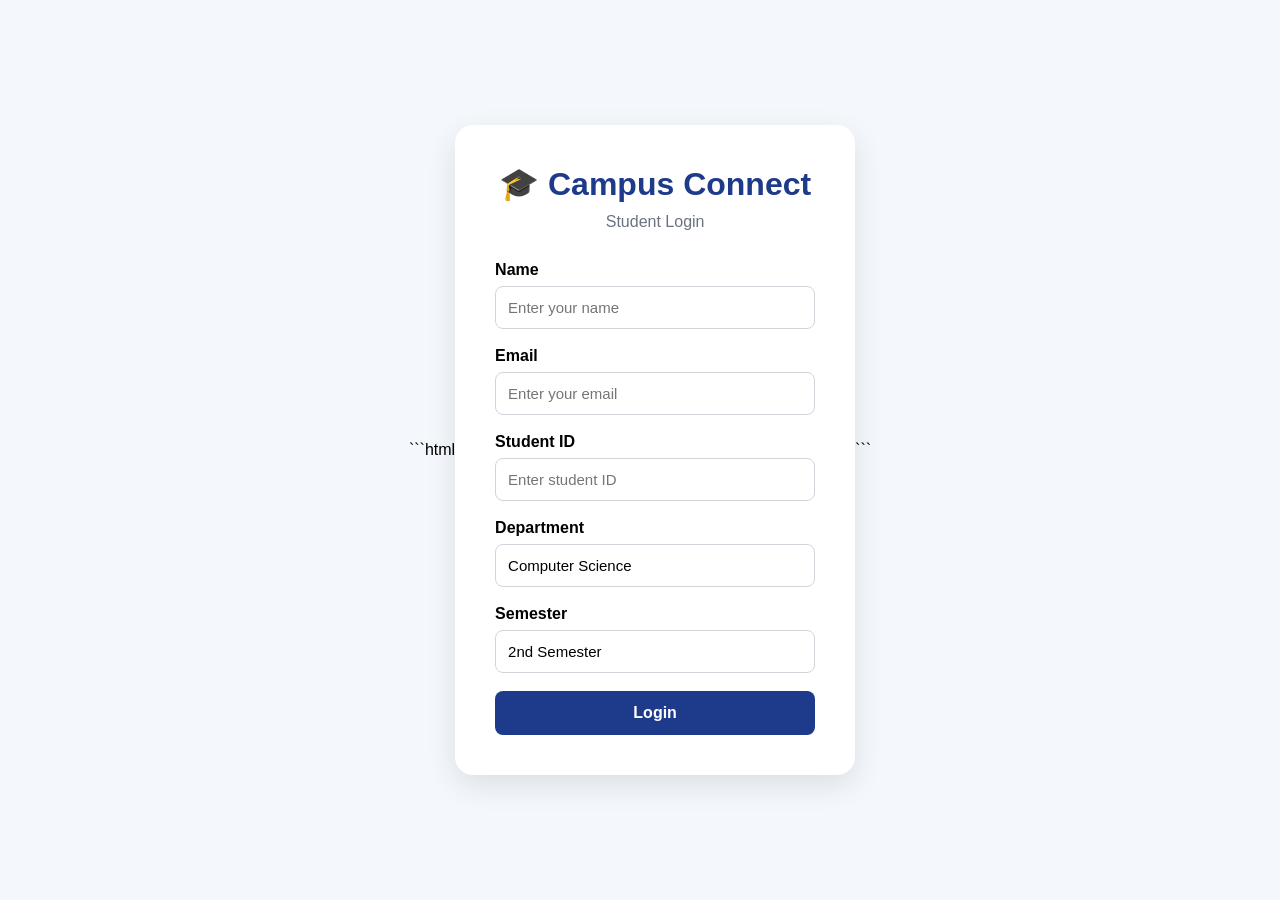
<file: login.html>
```html
<!DOCTYPE html>
<html lang="en">

<head>

    <meta charset="UTF-8">

    <meta name="viewport"
          content="width=device-width, initial-scale=1.0">

    <title>Login - Campus Connect</title>

    <style>

        * {
            margin: 0;
            padding: 0;
            box-sizing: border-box;
        }

        body {
            font-family: Arial, sans-serif;
            background: #f4f7fb;

            min-height: 100vh;

            display: flex;
            justify-content: center;
            align-items: center;
        }

        .login-card {
            background: white;

            width: 400px;
            max-width: 90%;

            padding: 40px;

            border-radius: 18px;

            box-shadow: 0 10px 30px rgba(0,0,0,0.1);
        }

        h1 {
            text-align: center;
            color: #1e3a8a;

            margin-bottom: 10px;
        }

        .subtitle {
            text-align: center;
            color: #6b7280;

            margin-bottom: 30px;
        }

        label {
            display: block;

            margin-bottom: 7px;

            font-weight: bold;
        }

        input {
            width: 100%;

            padding: 12px;

            margin-bottom: 18px;

            border: 1px solid #d1d5db;

            border-radius: 8px;

            font-size: 15px;
        }

        input:focus {
            outline: none;

            border-color: #1e3a8a;
        }

        button {
            width: 100%;

            padding: 13px;

            border: none;

            border-radius: 8px;

            background: #1e3a8a;

            color: white;

            font-size: 16px;

            font-weight: bold;

            cursor: pointer;
        }

        button:hover {
            background: #172554;
        }

    </style>

</head>


<body>

    <div class="login-card">

        <h1>🎓 Campus Connect</h1>

        <p class="subtitle">
            Student Login
        </p>


        <form id="loginForm">

            <label for="name">
                Name
            </label>

            <input
                type="text"
                id="name"
                placeholder="Enter your name"
                required
            >


            <label for="email">
                Email
            </label>

            <input
                type="email"
                id="email"
                placeholder="Enter your email"
                required
            >


            <label for="studentId">
                Student ID
            </label>

            <input
                type="text"
                id="studentId"
                placeholder="Enter student ID"
                required
            >


            <label for="department">
                Department
            </label>

            <input
                type="text"
                id="department"
                value="Computer Science"
                required
            >


            <label for="semester">
                Semester
            </label>

            <input
                type="text"
                id="semester"
                value="2nd Semester"
                required
            >


            <button type="submit">
                Login
            </button>

        </form>

    </div>


    <script>

        document
            .getElementById("loginForm")
            .addEventListener("submit", function(event) {

                event.preventDefault();


                const user = {

                    name: document
                        .getElementById("name")
                        .value,

                    email: document
                        .getElementById("email")
                        .value,

                    studentId: document
                        .getElementById("studentId")
                        .value,

                    department: document
                        .getElementById("department")
                        .value,

                    semester: document
                        .getElementById("semester")
                        .value

                };


                // SAVE USER

                localStorage.setItem(
                    "campusUser",
                    JSON.stringify(user)
                );


                // OPEN PROFILE

                window.location.href = "profile.html";

            });

    </script>

</body>

</html>
```
</file>
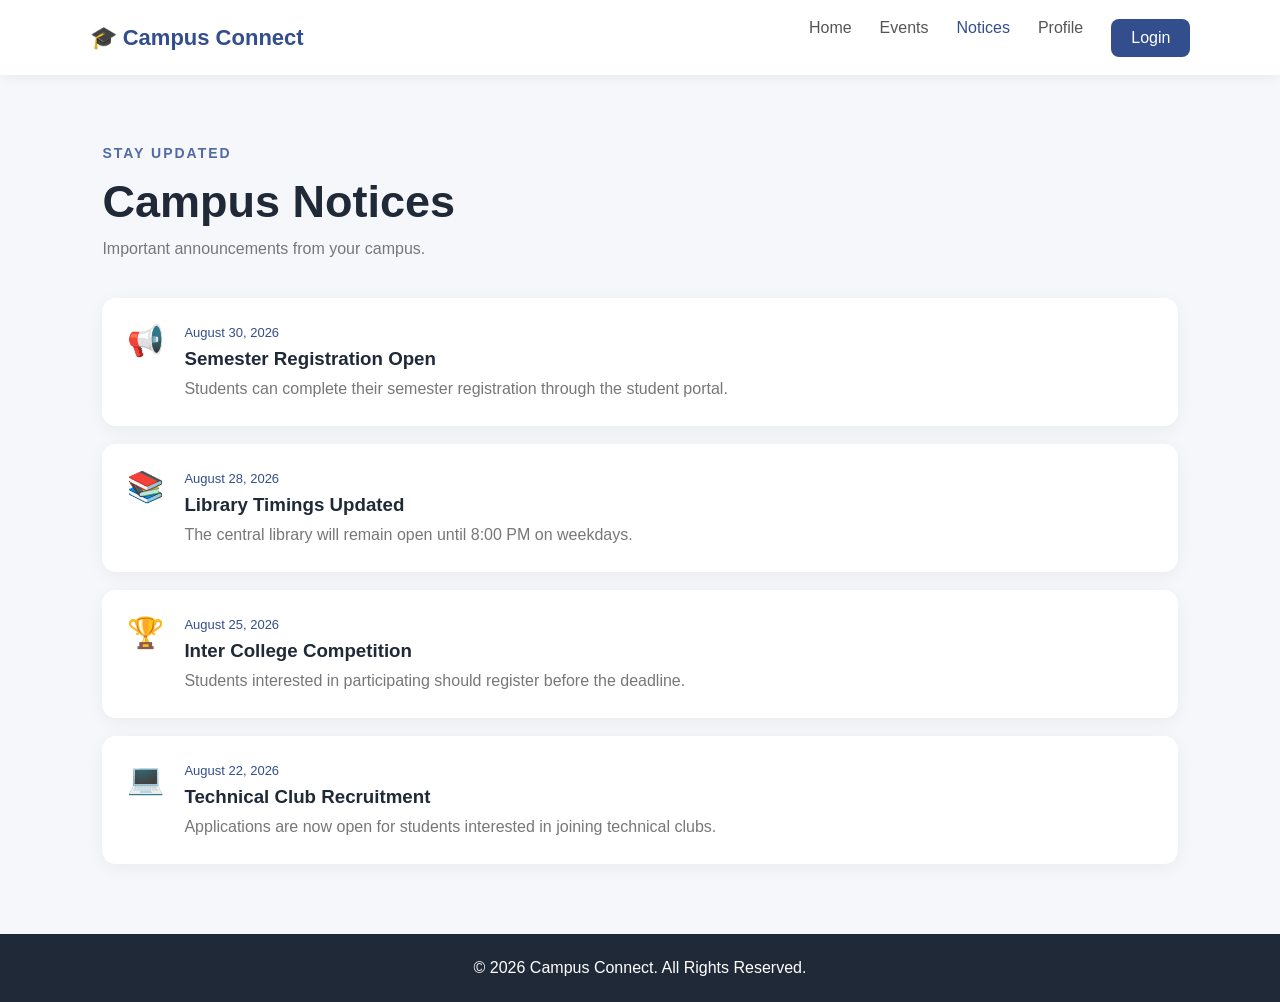
<file: notice.html>
<!DOCTYPE html>
<html lang="en">

<head>

    <meta charset="UTF-8">

    <meta name="viewport"
          content="width=device-width, initial-scale=1.0">

    <title>Campus Notices</title>

    <link rel="stylesheet" href="notice.css">

</head>

<body>

<header>

    <nav class="navbar">

        <div class="logo">
            🎓 Campus Connect
        </div>

        <div class="nav-links">
            <a href="index.html">Home</a>
            <a href="events.html">Events</a>
            <a href="notices.html" class="active">Notices</a>
            <a href="profile.html">Profile</a>
            <a href="login.html" class="login-btn">Login</a>
        </div>

    </nav>

</header>


<main class="page-container">

    <div class="page-heading">

        <p class="welcome">STAY UPDATED</p>

        <h1>Campus Notices</h1>

        <p>
            Important announcements from your campus.
        </p>

    </div>


    <div class="notice-list">

        <div class="notice-card">

            <div class="notice-icon">
                📢
            </div>

            <div>
                <span class="notice-date">
                    August 30, 2026
                </span>

                <h3>Semester Registration Open</h3>

                <p>
                    Students can complete their semester
                    registration through the student portal.
                </p>
            </div>

        </div>


        <div class="notice-card">

            <div class="notice-icon">
                📚
            </div>

            <div>
                <span class="notice-date">
                    August 28, 2026
                </span>

                <h3>Library Timings Updated</h3>

                <p>
                    The central library will remain open
                    until 8:00 PM on weekdays.
                </p>
            </div>

        </div>


        <div class="notice-card">

            <div class="notice-icon">
                🏆
            </div>

            <div>
                <span class="notice-date">
                    August 25, 2026
                </span>

                <h3>Inter College Competition</h3>

                <p>
                    Students interested in participating should
                    register before the deadline.
                </p>
            </div>

        </div>


        <div class="notice-card">

            <div class="notice-icon">
                💻
            </div>

            <div>
                <span class="notice-date">
                    August 22, 2026
                </span>

                <h3>Technical Club Recruitment</h3>

                <p>
                    Applications are now open for students
                    interested in joining technical clubs.
                </p>
            </div>

        </div>

    </div>

</main>


<footer>
    <p>© 2026 Campus Connect. All Rights Reserved.</p>
</footer>

</body>
</html>
</file>
<file: notice.css>
* {
    margin: 0;
    padding: 0;
    box-sizing: border-box;
}

body {
    font-family: Arial, sans-serif;
    background: #f5f7fb;
    color: #1f2937;
}

/* Navbar */

.navbar {
    height: 75px;
    padding: 0 7%;
    display: flex;
    align-items: center;
    justify-content: space-between;
    background: white;
    box-shadow: 0 2px 12px rgba(0,0,0,0.06);
}

.logo {
    font-size: 22px;
    font-weight: bold;
    color: #334e8c;
}

.nav-links {
    display: flex;
    gap: 28px;
}

.nav-links a {
    text-decoration: none;
    color: #555;
}

.nav-links a:hover,
.nav-links .active {
    color: #334e8c;
}

.login-btn {
    background: #334e8c;
    color: white !important;
    padding: 10px 20px;
    border-radius: 8px;
}

/* Page */

.page-container {
    width: 84%;
    max-width: 1100px;
    margin: auto;
    padding: 70px 0;
}

.page-heading {
    margin-bottom: 40px;
}

.welcome {
    color: #526aa3;
    font-size: 14px;
    font-weight: bold;
    letter-spacing: 2px;
    margin-bottom: 15px;
}

.page-heading h1 {
    font-size: 45px;
    margin-bottom: 12px;
}

.page-heading p:last-child {
    color: #777;
}

/* Notices */

.notice-list {
    display: flex;
    flex-direction: column;
    gap: 18px;
}

.notice-card {
    background: white;
    padding: 25px;
    border-radius: 14px;
    display: flex;
    gap: 20px;
    box-shadow: 0 4px 18px rgba(0,0,0,0.05);
}

.notice-icon {
    font-size: 30px;
}

.notice-date {
    font-size: 13px;
    color: #334e8c;
}

.notice-card h3 {
    margin: 7px 0;
}

.notice-card p {
    color: #777;
    line-height: 1.5;
}

/* Footer */

footer {
    padding: 25px;
    background: #1f2937;
    color: white;
    text-align: center;
}

@media (max-width: 700px) {

    .navbar {
        height: auto;
        padding: 20px;
        flex-direction: column;
        gap: 18px;
    }

    .nav-links {
        gap: 12px;
        flex-wrap: wrap;
        justify-content: center;
    }

    .page-heading h1 {
        font-size: 35px;
    }

    .notice-card {
        flex-direction: column;
    }
}
</file>
